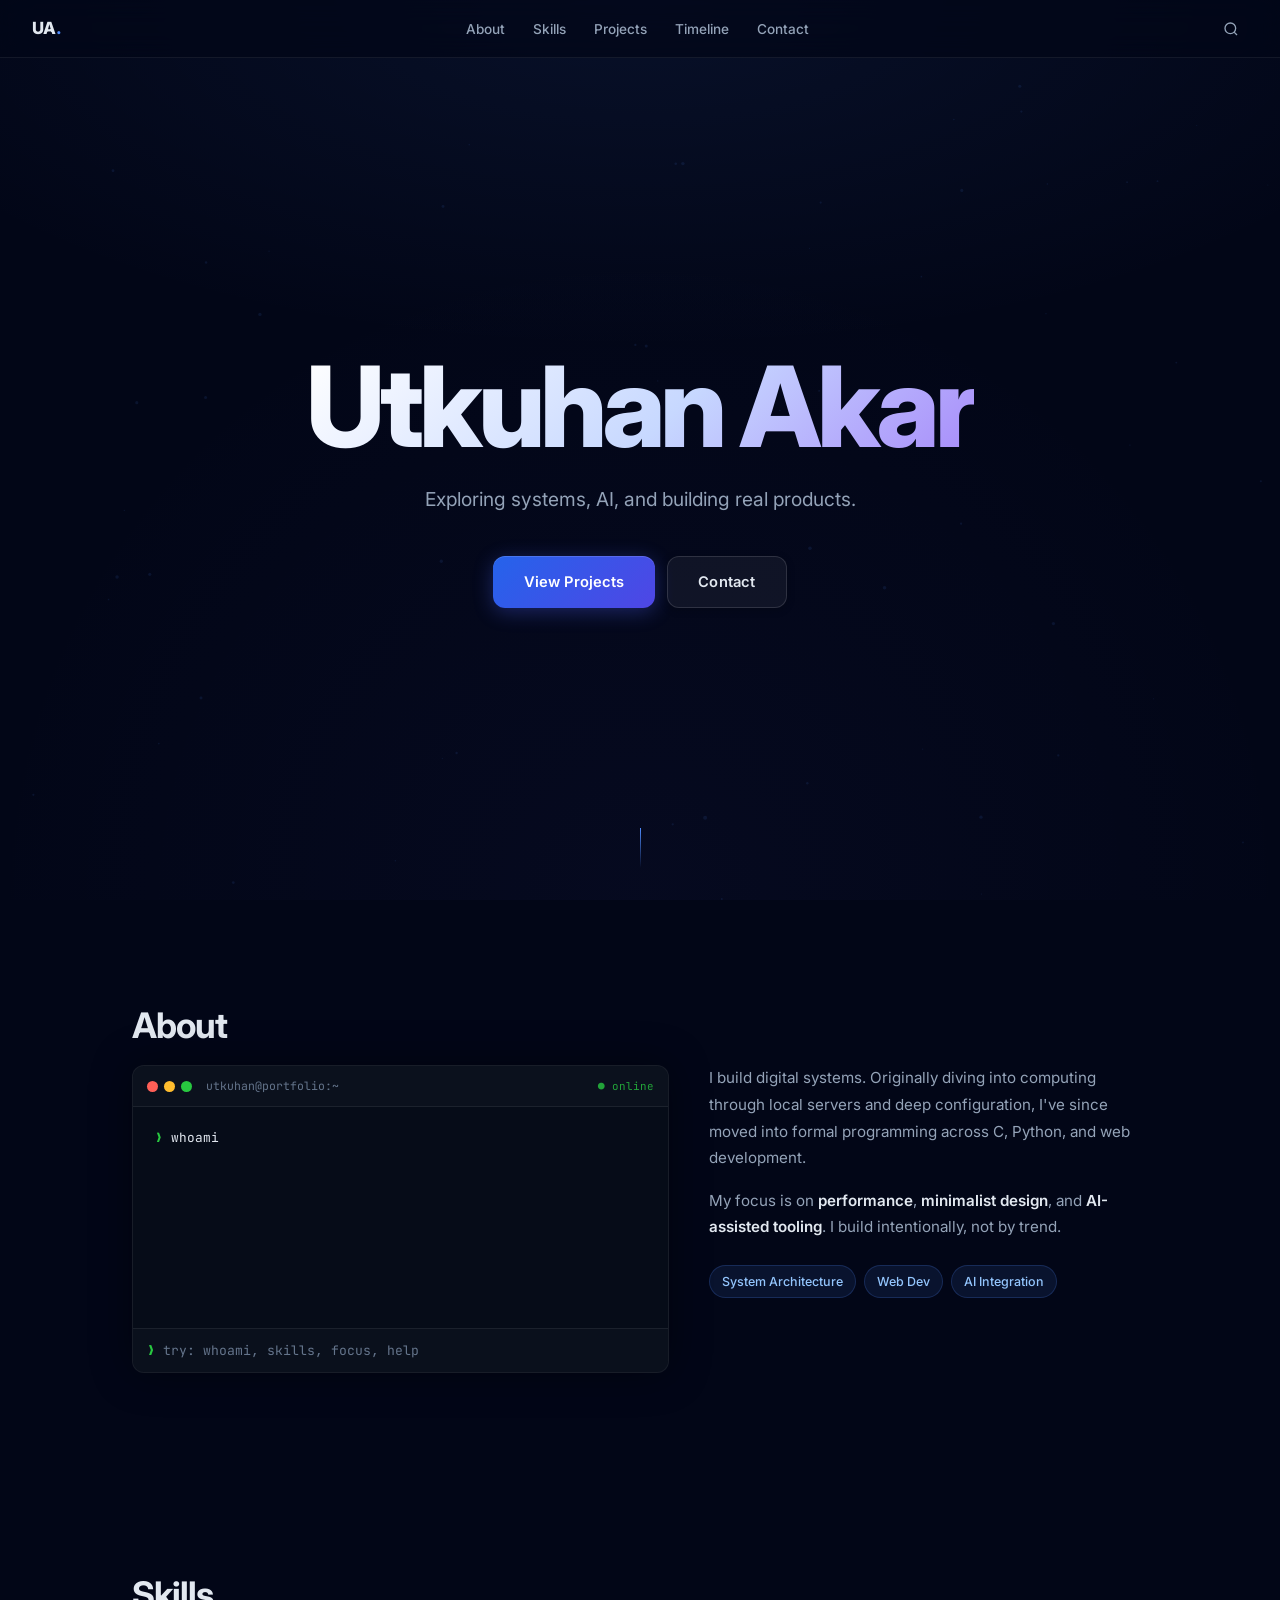
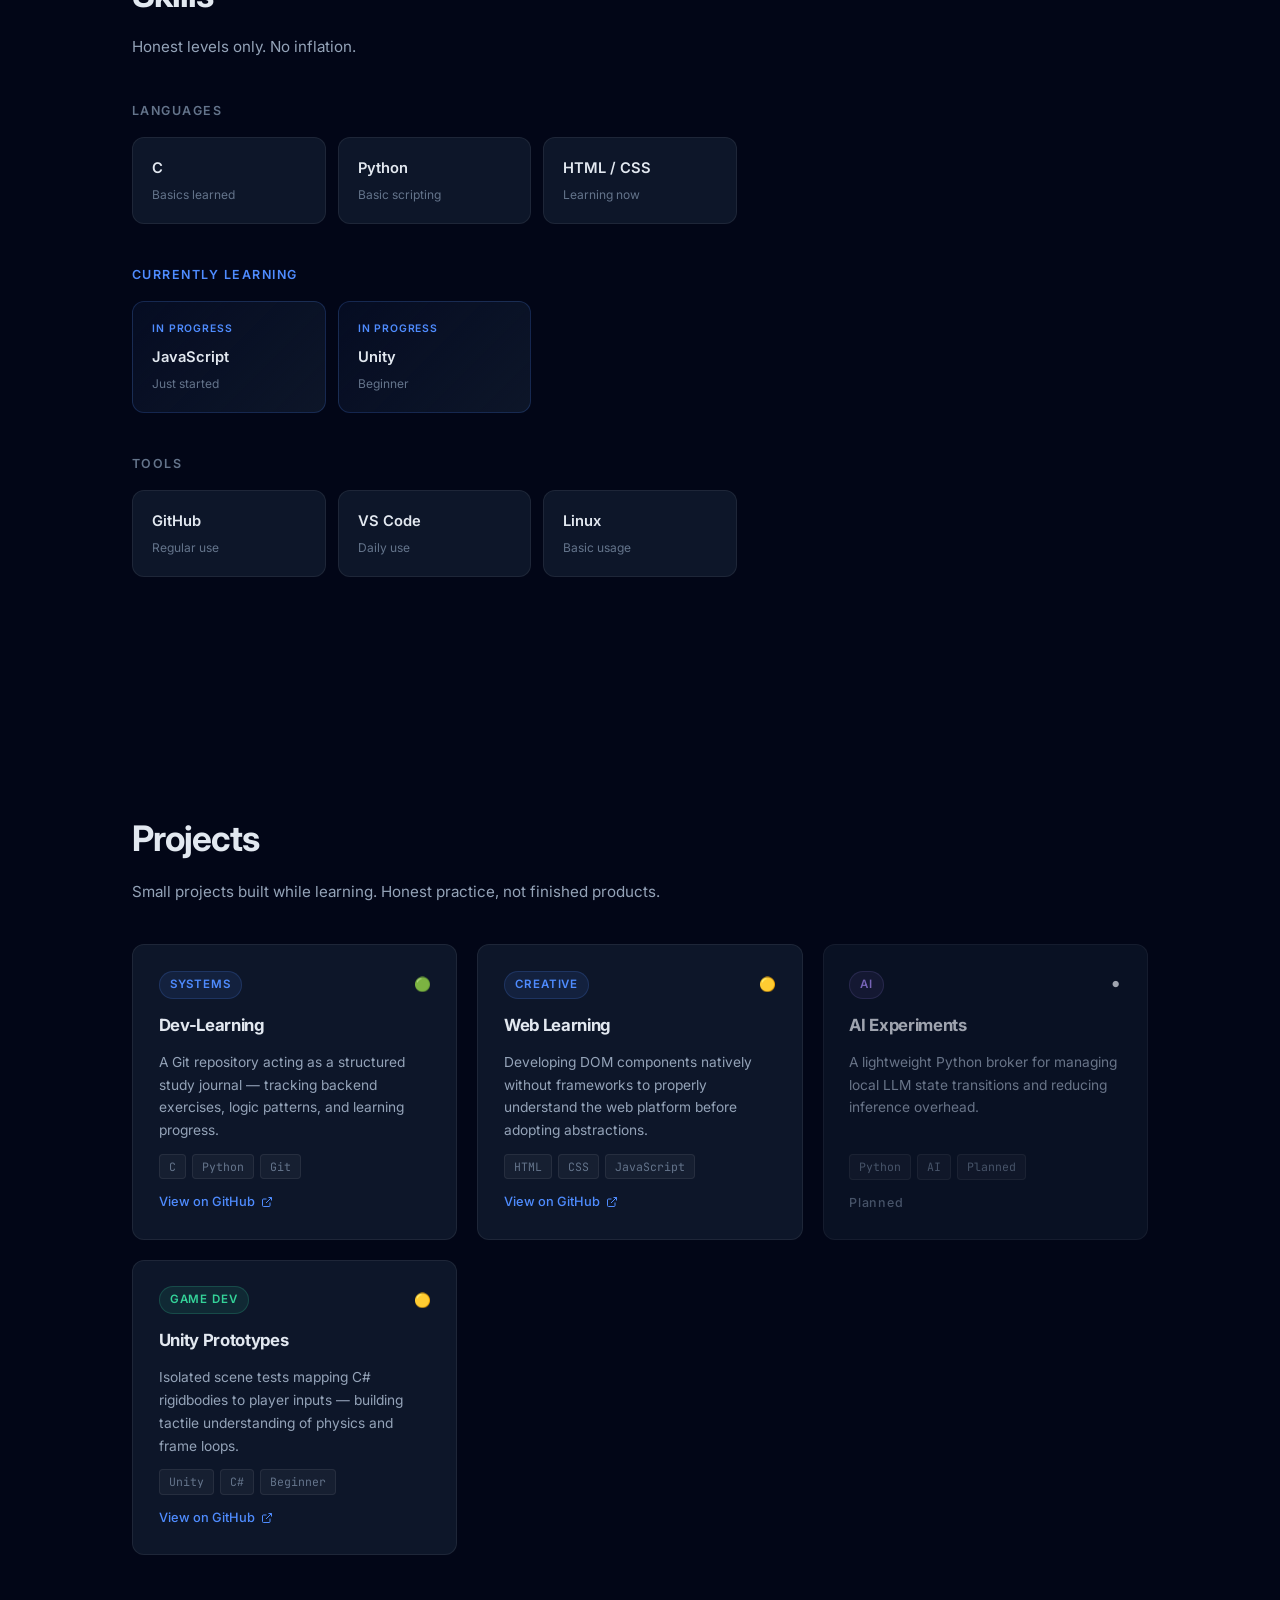
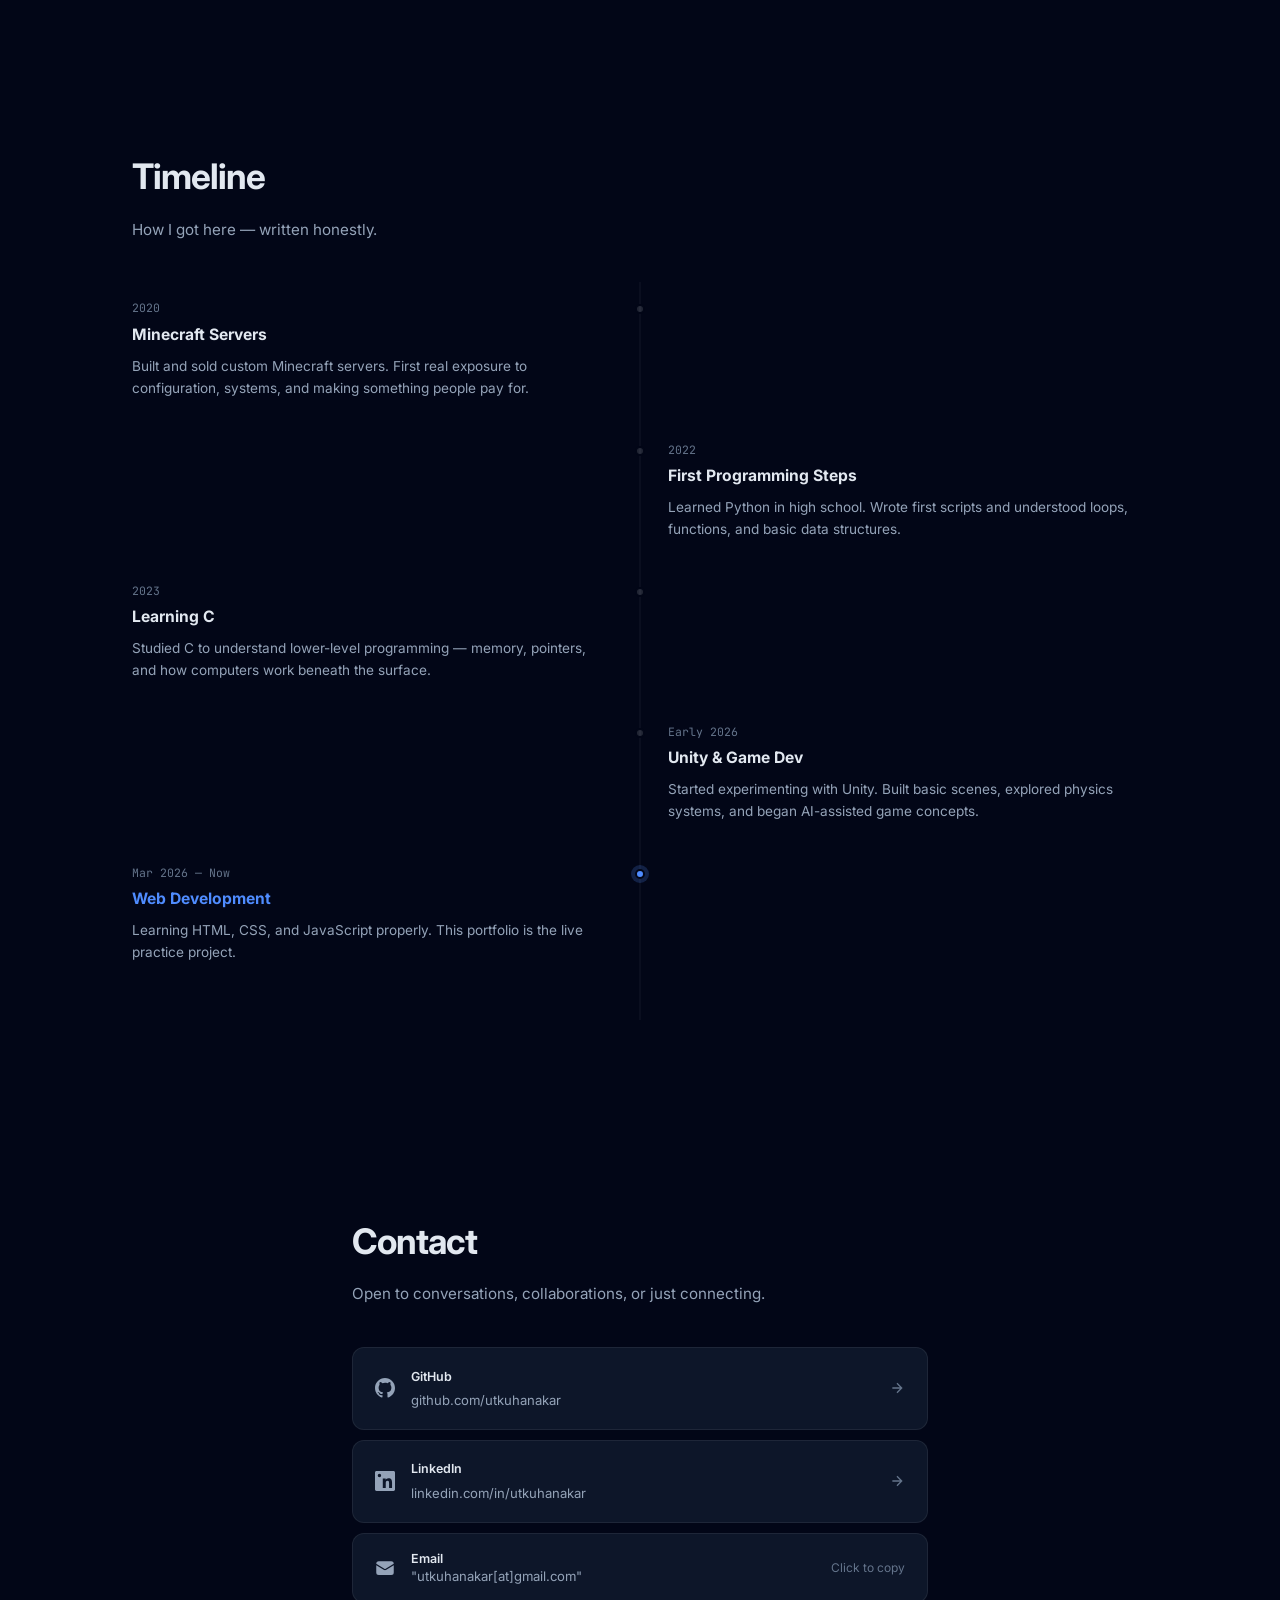
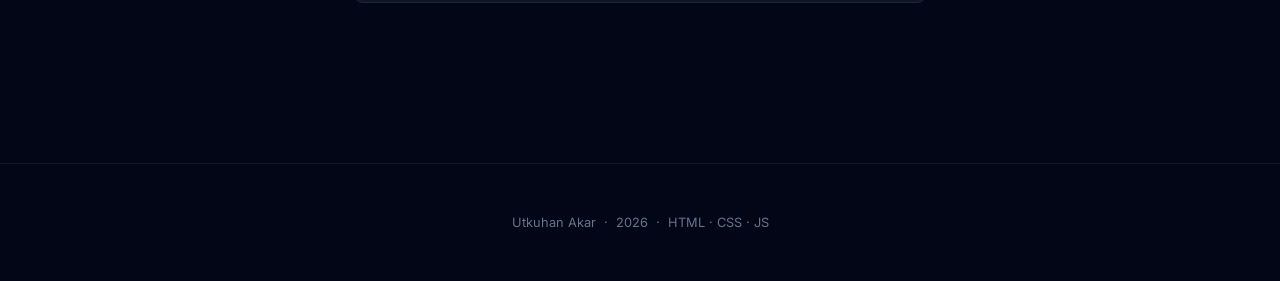
<file: index.html>
<!DOCTYPE html>
<html lang="en" data-theme="dark">
<head>
  <meta charset="UTF-8" />
  <meta name="viewport" content="width=device-width, initial-scale=1.0" />
  <meta name="description" content="Utkuhan Akar — Developer exploring systems, AI, and building real products." />
  <title>Utkuhan Akar | Portfolio</title>
  <link rel="preconnect" href="https://fonts.googleapis.com" />
  <link rel="preconnect" href="https://fonts.gstatic.com" crossorigin />
  <link href="https://fonts.googleapis.com/css2?family=Inter:wght@300;400;500;600;700;800&family=JetBrains+Mono:wght@400;500&display=swap" rel="stylesheet" />
  <link rel="stylesheet" href="style.css" />
</head>
<body>

  <!-- SCROLL PROGRESS -->
  <div id="scroll-progress"></div>

  <!-- NAVIGATION -->
  <nav class="navbar" id="navbar">
    <a href="#hero" class="nav-logo">UA<span class="logo-dot">.</span></a>
    <ul class="nav-links">
      <li><a href="#about"    class="nav-link">About</a></li>
      <li><a href="#skills"   class="nav-link">Skills</a></li>
      <li><a href="#projects" class="nav-link">Projects</a></li>
      <li><a href="#timeline" class="nav-link">Timeline</a></li>
      <li><a href="#contact"  class="nav-link">Contact</a></li>
    </ul>
    <div class="nav-actions">
      <button id="search-btn" class="btn-icon" aria-label="Search (Ctrl+K)">
        <svg width="16" height="16" viewBox="0 0 24 24" fill="none" stroke="currentColor" stroke-width="2"><circle cx="11" cy="11" r="8"/><path d="m21 21-4.35-4.35"/></svg>
      </button>
      <button class="nav-hamburger" id="nav-hamburger" aria-label="Menu">
        <span></span><span></span><span></span>
      </button>
    </div>
  </nav>

  <!-- SEARCH -->
  <div id="terminal-overlay" class="terminal-overlay hidden" role="dialog">
    <div class="terminal-search-box" id="ts-box">
      <div class="ts-header">
        <span class="ts-dot red"></span><span class="ts-dot yellow"></span><span class="ts-dot green"></span>
        <span class="ts-title">search</span>
        <button id="close-terminal" class="ts-close">✕</button>
      </div>
      <div class="ts-body">
        <span class="ts-prompt">❯</span>
        <input type="text" id="terminal-input" class="ts-input" placeholder="type a section..." autocomplete="off" />
      </div>
      <div id="ts-results" class="ts-results"></div>
    </div>
  </div>

  <!-- ═══════════════ HERO ═══════════════ -->
  <section id="hero" class="hero">
    <canvas id="particles-canvas" aria-hidden="true"></canvas>
    <div class="hero-inner">
      <h1 class="hero-name">Utkuhan Akar</h1>
      <p class="hero-sub">Exploring systems, AI, and building real products.</p>
      <div class="hero-btns">
        <a href="#projects" class="btn btn-primary">View Projects</a>
        <a href="#contact"  class="btn btn-ghost">Contact</a>
      </div>
    </div>
    <div class="hero-scroll" aria-hidden="true">
      <div class="scroll-line"></div>
    </div>
  </section>

  <!-- ═══════════════ ABOUT ═══════════════ -->
  <section id="about" class="section-pad reveal">
    <div class="container">
      <h2 class="section-title">About</h2>
      <div class="about-grid">
        <div class="terminal-box" id="main-terminal">
          <div class="terminal-header">
            <div class="terminal-dots">
              <span class="t-dot red"></span>
              <span class="t-dot yellow"></span>
              <span class="t-dot green"></span>
            </div>
            <span class="terminal-label">utkuhan@portfolio:~</span>
            <span class="terminal-status">● online</span>
          </div>
          <div class="terminal-body" id="terminal-body" aria-live="polite"></div>
          <div class="terminal-input-row">
            <span class="ti-prompt">❯</span>
            <input id="terminal-live-input" class="terminal-live-input" type="text"
              placeholder="try: whoami, skills, focus, help"
              autocomplete="off" spellcheck="false" />
          </div>
        </div>
        <div class="about-info">
          <p class="about-desc">I build digital systems. Originally diving into computing through local servers and deep configuration, I've since moved into formal programming across C, Python, and web development.</p>
          <p class="about-desc">My focus is on <strong>performance</strong>, <strong>minimalist design</strong>, and <strong>AI-assisted tooling</strong>. I build intentionally, not by trend.</p>
          <div class="about-chips">
            <span class="chip">System Architecture</span>
            <span class="chip">Web Dev</span>
            <span class="chip">AI Integration</span>
          </div>
        </div>
      </div>
    </div>
  </section>

  <!-- ═══════════════ SKILLS ═══════════════ -->
  <section id="skills" class="section-pad reveal">
    <div class="container">
      <h2 class="section-title">Skills</h2>
      <p class="section-lead">Honest levels only. No inflation.</p>

      <div class="skill-group reveal">
        <h3 class="skill-group-label">Languages</h3>
        <div class="skills-grid">
          <div class="skill-card"><span class="skill-name">C</span><span class="skill-level">Basics learned</span></div>
          <div class="skill-card"><span class="skill-name">Python</span><span class="skill-level">Basic scripting</span></div>
          <div class="skill-card"><span class="skill-name">HTML / CSS</span><span class="skill-level">Learning now</span></div>
        </div>
      </div>

      <div class="skill-group reveal">
        <h3 class="skill-group-label learning-label">Currently Learning</h3>
        <div class="skills-grid">
          <div class="skill-card skill-card--active">
            <span class="skill-badge">In Progress</span>
            <span class="skill-name">JavaScript</span>
            <span class="skill-level">Just started</span>
          </div>
          <div class="skill-card skill-card--active">
            <span class="skill-badge">In Progress</span>
            <span class="skill-name">Unity</span>
            <span class="skill-level">Beginner</span>
          </div>
        </div>
      </div>

      <div class="skill-group reveal">
        <h3 class="skill-group-label">Tools</h3>
        <div class="skills-grid">
          <div class="skill-card"><span class="skill-name">GitHub</span><span class="skill-level">Regular use</span></div>
          <div class="skill-card"><span class="skill-name">VS Code</span><span class="skill-level">Daily use</span></div>
          <div class="skill-card"><span class="skill-name">Linux</span><span class="skill-level">Basic usage</span></div>
        </div>
      </div>
    </div>
  </section>

  <!-- ═══════════════ PROJECTS ═══════════════ -->
  <section id="projects" class="section-pad reveal">
    <div class="container">
      <h2 class="section-title">Projects</h2>
      <p class="section-lead">Small projects built while learning. Honest practice, not finished products.</p>
      <div class="projects-grid">

        <article class="project-card" tabindex="0">
          <div class="project-card-glow"></div>
          <div class="project-header">
            <span class="project-tag">Systems</span>
            <span class="project-status">🟢</span>
          </div>
          <h3 class="project-title">Dev-Learning</h3>
          <p class="project-desc-short">A Git repository acting as a structured study journal — tracking backend exercises, logic patterns, and learning progress.</p>
          <div class="project-tech">
            <span>C</span><span>Python</span><span>Git</span>
          </div>
          <a href="https://github.com/utkuhanakar/dev-learning" target="_blank" rel="noopener" class="project-link">
            View on GitHub
            <svg width="12" height="12" viewBox="0 0 24 24" fill="none" stroke="currentColor" stroke-width="2"><path d="M18 13v6a2 2 0 0 1-2 2H5a2 2 0 0 1-2-2V8a2 2 0 0 1 2-2h6"/><polyline points="15 3 21 3 21 9"/><line x1="10" y1="14" x2="21" y2="3"/></svg>
          </a>
        </article>

        <article class="project-card" tabindex="0">
          <div class="project-card-glow"></div>
          <div class="project-header">
            <span class="project-tag">Creative</span>
            <span class="project-status">🟡</span>
          </div>
          <h3 class="project-title">Web Learning</h3>
          <p class="project-desc-short">Developing DOM components natively without frameworks to properly understand the web platform before adopting abstractions.</p>
          <div class="project-tech">
            <span>HTML</span><span>CSS</span><span>JavaScript</span>
          </div>
          <a href="https://github.com/utkuhanakar/web-learning" target="_blank" rel="noopener" class="project-link">
            View on GitHub
            <svg width="12" height="12" viewBox="0 0 24 24" fill="none" stroke="currentColor" stroke-width="2"><path d="M18 13v6a2 2 0 0 1-2 2H5a2 2 0 0 1-2-2V8a2 2 0 0 1 2-2h6"/><polyline points="15 3 21 3 21 9"/><line x1="10" y1="14" x2="21" y2="3"/></svg>
          </a>
        </article>

        <article class="project-card project-card--dim" tabindex="0">
          <div class="project-card-glow"></div>
          <div class="project-header">
            <span class="project-tag tag--ai">AI</span>
            <span class="project-status">⚫</span>
          </div>
          <h3 class="project-title">AI Experiments</h3>
          <p class="project-desc-short">A lightweight Python broker for managing local LLM state transitions and reducing inference overhead.</p>
          <div class="project-tech">
            <span>Python</span><span>AI</span><span>Planned</span>
          </div>
          <span class="project-planned">Planned</span>
        </article>

        <article class="project-card" tabindex="0">
          <div class="project-card-glow"></div>
          <div class="project-header">
            <span class="project-tag tag--game">Game Dev</span>
            <span class="project-status">🟡</span>
          </div>
          <h3 class="project-title">Unity Prototypes</h3>
          <p class="project-desc-short">Isolated scene tests mapping C# rigidbodies to player inputs — building tactile understanding of physics and frame loops.</p>
          <div class="project-tech">
            <span>Unity</span><span>C#</span><span>Beginner</span>
          </div>
          <a href="https://github.com/utkuhanakar" target="_blank" rel="noopener" class="project-link">
            View on GitHub
            <svg width="12" height="12" viewBox="0 0 24 24" fill="none" stroke="currentColor" stroke-width="2"><path d="M18 13v6a2 2 0 0 1-2 2H5a2 2 0 0 1-2-2V8a2 2 0 0 1 2-2h6"/><polyline points="15 3 21 3 21 9"/><line x1="10" y1="14" x2="21" y2="3"/></svg>
          </a>
        </article>

      </div>
    </div>
  </section>

  <!-- ═══════════════ TIMELINE ═══════════════ -->
  <section id="timeline" class="section-pad reveal">
    <div class="container">
      <h2 class="section-title">Timeline</h2>
      <p class="section-lead">How I got here — written honestly.</p>
      <div class="timeline">

        <div class="tl-item tl-left reveal-tl">
          <div class="tl-dot"></div>
          <div class="tl-content">
            <span class="tl-date">2020</span>
            <h3 class="tl-title">Minecraft Servers</h3>
            <p class="tl-desc">Built and sold custom Minecraft servers. First real exposure to configuration, systems, and making something people pay for.</p>
          </div>
        </div>

        <div class="tl-item tl-right reveal-tl">
          <div class="tl-dot"></div>
          <div class="tl-content">
            <span class="tl-date">2022</span>
            <h3 class="tl-title">First Programming Steps</h3>
            <p class="tl-desc">Learned Python in high school. Wrote first scripts and understood loops, functions, and basic data structures.</p>
          </div>
        </div>

        <div class="tl-item tl-left reveal-tl">
          <div class="tl-dot"></div>
          <div class="tl-content">
            <span class="tl-date">2023</span>
            <h3 class="tl-title">Learning C</h3>
            <p class="tl-desc">Studied C to understand lower-level programming — memory, pointers, and how computers work beneath the surface.</p>
          </div>
        </div>

        <div class="tl-item tl-right reveal-tl">
          <div class="tl-dot"></div>
          <div class="tl-content">
            <span class="tl-date">Early 2026</span>
            <h3 class="tl-title">Unity & Game Dev</h3>
            <p class="tl-desc">Started experimenting with Unity. Built basic scenes, explored physics systems, and began AI-assisted game concepts.</p>
          </div>
        </div>

        <div class="tl-item tl-left reveal-tl">
          <div class="tl-dot tl-dot--now"></div>
          <div class="tl-content tl-content--now">
            <span class="tl-date">Mar 2026 — Now</span>
            <h3 class="tl-title">Web Development</h3>
            <p class="tl-desc">Learning HTML, CSS, and JavaScript properly. This portfolio is the live practice project.</p>
          </div>
        </div>

      </div>
    </div>
  </section>

  <!-- ═══════════════ CONTACT ═══════════════ -->
  <section id="contact" class="section-pad reveal">
    <div class="container contact-container">
      <h2 class="section-title">Contact</h2>
      <p class="section-lead">Open to conversations, collaborations, or just connecting.</p>
      <div class="contact-links">

        <a href="https://github.com/utkuhanakar" target="_blank" rel="noopener" class="contact-card">
          <div class="contact-icon">
            <svg viewBox="0 0 24 24" fill="currentColor"><path d="M12 0C5.374 0 0 5.373 0 12c0 5.302 3.438 9.8 8.207 11.387.599.111.793-.261.793-.577v-2.234c-3.338.726-4.033-1.416-4.033-1.416-.546-1.387-1.333-1.756-1.333-1.756-1.089-.745.083-.729.083-.729 1.205.084 1.839 1.237 1.839 1.237 1.07 1.834 2.807 1.304 3.492.997.107-.775.418-1.305.762-1.604-2.665-.305-5.467-1.334-5.467-5.931 0-1.311.469-2.381 1.236-3.221-.124-.303-.535-1.524.117-3.176 0 0 1.008-.322 3.301 1.23A11.509 11.509 0 0 1 12 5.803c1.02.005 2.047.138 3.006.404 2.291-1.552 3.297-1.23 3.297-1.23.653 1.653.242 2.874.118 3.176.77.84 1.235 1.911 1.235 3.221 0 4.609-2.807 5.624-5.479 5.921.43.372.823 1.102.823 2.222v3.293c0 .319.192.694.801.576C20.566 21.797 24 17.3 24 12c0-6.627-5.373-12-12-12z"/></svg>
          </div>
          <div class="contact-info">
            <span class="contact-label">GitHub</span>
            <span class="contact-value">github.com/utkuhanakar</span>
          </div>
          <svg class="contact-arrow" viewBox="0 0 24 24" fill="none" stroke="currentColor" stroke-width="2"><path d="M5 12h14M12 5l7 7-7 7"/></svg>
        </a>

        <a href="https://linkedin.com/in/utkuhanakar" target="_blank" rel="noopener" class="contact-card">
          <div class="contact-icon">
            <svg viewBox="0 0 24 24" fill="currentColor"><path d="M20.447 20.452h-3.554v-5.569c0-1.328-.027-3.037-1.852-3.037-1.853 0-2.136 1.445-2.136 2.939v5.667H9.351V9h3.414v1.561h.046c.477-.9 1.637-1.85 3.37-1.85 3.601 0 4.267 2.37 4.267 5.455v6.286zM5.337 7.433a2.062 2.062 0 0 1-2.063-2.065 2.064 2.064 0 1 1 2.063 2.065zM3.562 20.452h3.554V9H3.562v11.452zM22.225 0H1.771C.792 0 0 .774 0 1.729v20.542C0 23.227.792 24 1.771 24h20.451C23.2 24 24 23.227 24 22.271V1.729C24 .774 23.2 0 22.222 0h.003z"/></svg>
          </div>
          <div class="contact-info">
            <span class="contact-label">LinkedIn</span>
            <span class="contact-value">linkedin.com/in/utkuhanakar</span>
          </div>
          <svg class="contact-arrow" viewBox="0 0 24 24" fill="none" stroke="currentColor" stroke-width="2"><path d="M5 12h14M12 5l7 7-7 7"/></svg>
        </a>

        <button class="contact-card" id="email-btn" data-email="utkuhanakar[at]gmail.com">
          <div class="contact-icon">
            <svg viewBox="0 0 24 24" fill="currentColor"><path d="M1.5 8.67v8.58a3 3 0 0 0 3 3h15a3 3 0 0 0 3-3V8.67l-8.928 5.493a3 3 0 0 1-3.144 0L1.5 8.67z"/><path d="M22.5 6.908V6.75a3 3 0 0 0-3-3h-15a3 3 0 0 0-3 3v.158l9.714 5.978a1.5 1.5 0 0 0 1.572 0L22.5 6.908z"/></svg>
          </div>
          <div class="contact-info">
            <span class="contact-label">Email</span>
            <span class="contact-value">"utkuhanakar[at]gmail.com"</span>
          </div>
          <span id="copy-hint" class="copy-hint">Click to copy</span>
        </button>

      </div>
    </div>
  </section>

  <!-- FOOTER -->
  <footer class="footer">
    <p>Utkuhan Akar &nbsp;·&nbsp; 2026 &nbsp;·&nbsp; HTML · CSS · JS</p>
  </footer>

  <!-- TOOLTIP -->
  <div id="global-tooltip" class="global-tooltip" aria-hidden="true"></div>

  <script src="script.js"></script>
</body>
</html>
</file>
<file: style.css>
/* ═══════════════════════════════════════════
   UTKUHAN AKAR — PORTFOLIO
   Clean · Premium · Intentional
═══════════════════════════════════════════ */

/* ── TOKENS ── */
:root {
  --font:   'Inter', system-ui, sans-serif;
  --mono:   'JetBrains Mono', 'Fira Code', monospace;

  --bg:     #020617;
  --bg-soft: #0b1220;
  --bg-card: #0d1629;
  --text:   #e2e8f0;
  --muted:  #94a3b8;
  --sub:    #64748b;
  --border: rgba(255,255,255,0.07);
  --border-h: rgba(255,255,255,0.13);
  --accent: #4f8cff;
  --accent2: #818cf8;

  --nav:    58px;
  --r:      12px;
  --r-sm:   8px;
  --ease:   cubic-bezier(0.4, 0, 0.2, 1);
  --t1:     0.15s;
  --t2:     0.25s;
  --t3:     0.5s;
}

[data-theme="light"] {
  --bg:      #f8fafc;
  --bg-soft: #f1f5f9;
  --bg-card: #ffffff;
  --text:    #0f172a;
  --muted:   #475569;
  --sub:     #64748b;
  --border:  rgba(0,0,0,0.08);
  --border-h: rgba(0,0,0,0.14);
  --accent:  #2563eb;
  --accent2: #7c3aed;
}

/* ── RESET ── */
*, *::before, *::after { box-sizing: border-box; margin: 0; padding: 0; }
html { scroll-behavior: smooth; font-size: 16px; overflow-x: hidden; }
body {
  font-family: var(--font);
  background: radial-gradient(ellipse 100% 60% at 50% 0%, rgba(79,140,255,0.08) 0%, transparent 65%),
              radial-gradient(circle at 50% 100%, rgba(99,102,241,0.04) 0%, transparent 60%),
              #020617;
  background-attachment: fixed;
  color: var(--text);
  line-height: 1.7;
  overflow-x: hidden;
  transition: background-color 0.3s, color 0.3s;
  min-height: 100vh;
}
[data-theme="light"] body {
  background: radial-gradient(circle at 50% 0%, #dbeafe 0%, #f8fafc 55%);
  background-attachment: fixed;
}
a { color: inherit; text-decoration: none; }
img, svg { display: block; }
ul { list-style: none; }
button { font-family: inherit; cursor: pointer; background: none; border: none; padding: 0; }
:focus-visible { outline: 2px solid var(--accent); outline-offset: 3px; }
::-webkit-scrollbar { width: 3px; }
::-webkit-scrollbar-track { background: transparent; }
::-webkit-scrollbar-thumb { background: var(--border-h); border-radius: 99px; }


/* ── SCROLL PROGRESS ── */
#scroll-progress {
  position: fixed; top: 0; left: 0; height: 2px; width: 0;
  background: linear-gradient(90deg, var(--accent), var(--accent2));
  z-index: 10000; transition: width 0.1s linear;
  box-shadow: 0 0 8px rgba(79,140,255,0.5);
}

/* ── NAVBAR ── */
.navbar {
  position: fixed; top: 0; left: 0; right: 0;
  height: var(--nav);
  display: flex; align-items: center; justify-content: space-between;
  padding: 0 2rem;
  background: rgba(2,6,23,0.7);
  backdrop-filter: blur(14px);
  -webkit-backdrop-filter: blur(14px);
  border-bottom: 1px solid var(--border);
  z-index: 900;
  transition: background var(--t2), border-color var(--t2);
}
.navbar.scrolled {
  background: rgba(2,6,23,0.92);
  border-color: var(--border-h);
}
[data-theme="light"] .navbar { background: rgba(248,250,252,0.8); border-color: var(--border); }
[data-theme="light"] .navbar.scrolled { background: rgba(248,250,252,0.95); }

.nav-logo {
  font-weight: 800; font-size: 1.05rem; letter-spacing: -0.03em;
  color: var(--text); transition: opacity var(--t1);
}
.nav-logo:hover { opacity: 0.75; }
.logo-dot { color: var(--accent); }

.nav-links {
  display: flex; gap: 0.25rem; align-items: center;
}
.nav-link {
  font-size: 0.85rem; font-weight: 500; color: var(--muted);
  padding: 6px 12px; border-radius: var(--r-sm);
  transition: color var(--t1), background var(--t1);
}
.nav-link:hover, .nav-link.active { color: var(--text); background: var(--border); }

.nav-actions { display: flex; align-items: center; gap: 6px; }
.btn-icon {
  width: 34px; height: 34px; border-radius: var(--r-sm);
  display: flex; align-items: center; justify-content: center;
  color: var(--muted); transition: color var(--t1), background var(--t1);
}
.btn-icon:hover { color: var(--text); background: var(--border); }

/* Hamburger */
.nav-hamburger { display: none; flex-direction: column; gap: 5px; padding: 4px; }
.nav-hamburger span {
  width: 20px; height: 2px; background: var(--muted); border-radius: 99px;
  transition: all var(--t2);
}
@media (max-width: 680px) {
  .nav-links { display: none; }
  .nav-hamburger { display: flex; }
  .nav-links.open {
    display: flex; flex-direction: column; position: fixed;
    top: var(--nav); left: 0; right: 0;
    background: rgba(2,6,23,0.97);
    backdrop-filter: blur(20px);
    padding: 1.5rem;
    border-bottom: 1px solid var(--border);
    gap: 4px;
  }
  .nav-link { width: 100%; text-align: left; font-size: 1rem; padding: 10px 14px; }
}


/* ── HERO ── */
.hero {
  position: relative;
  min-height: 100dvh;
  display: flex;
  align-items: center;
  justify-content: center;
  text-align: center;
  overflow: hidden;
  padding: var(--nav) 24px 0;
}

#particles-canvas {
  position: absolute; inset: 0;
  width: 100%; height: 100%;
  z-index: 0; pointer-events: none;
  opacity: 0.18;
}

.hero-inner {
  position: relative; z-index: 1;
  display: flex; flex-direction: column;
  align-items: center;
  max-width: 760px;
}

.hero-name {
  font-size: clamp(3.2rem, 9vw, 7rem);
  font-weight: 800;
  letter-spacing: -0.045em;
  line-height: 1.0;
  margin-bottom: 1.4rem;
  background: linear-gradient(135deg, #ffffff 0%, #c7d8ff 55%, #a78bfa 100%);
  -webkit-background-clip: text;
  -webkit-text-fill-color: transparent;
  background-clip: text;
  opacity: 0;
  animation: heroFadeUp 0.7s 0.3s var(--ease) forwards;
}
[data-theme="light"] .hero-name {
  background: none;
  -webkit-text-fill-color: #0f172a;
}

.hero-sub {
  font-size: clamp(1rem, 2.4vw, 1.2rem);
  color: var(--muted);
  line-height: 1.65;
  max-width: 520px;
  margin-bottom: 2.5rem;
  opacity: 0;
  animation: heroFadeUp 0.7s 0.55s var(--ease) forwards;
}

.hero-btns {
  display: flex;
  gap: 12px;
  flex-wrap: wrap;
  justify-content: center;
  opacity: 0;
  animation: heroFadeUp 0.7s 0.75s var(--ease) forwards;
}

.hero-scroll {
  position: absolute; bottom: 2rem; left: 50%;
  transform: translateX(-50%);
  display: flex; flex-direction: column; align-items: center;
  opacity: 0;
  animation: heroFadeUp 0.7s 1.2s var(--ease) forwards;
  z-index: 1;
}
.scroll-line {
  width: 1px; height: 40px;
  background: linear-gradient(to bottom, var(--accent), transparent);
  animation: scrollPulse 2.2s ease-in-out infinite;
}
@keyframes scrollPulse {
  0%, 100% { opacity: 0.3; transform: scaleY(1); }
  50%       { opacity: 1;   transform: scaleY(0.7); }
}
@keyframes heroFadeUp {
  from { opacity: 0; transform: translateY(20px); }
  to   { opacity: 1; transform: translateY(0); }
}


/* ── BUTTONS ── */
.btn {
  display: inline-flex; align-items: center; gap: 8px;
  padding: 0.78rem 1.9rem;
  border-radius: var(--r);
  font-size: 0.92rem;
  font-weight: 600;
  letter-spacing: 0.01em;
  border: none;
  cursor: pointer;
  transition: transform var(--t1) var(--ease),
              box-shadow var(--t1) var(--ease),
              filter var(--t1);
  text-decoration: none;
  white-space: nowrap;
}

.btn-primary {
  background: linear-gradient(135deg, #2563eb 0%, #4f46e5 100%);
  color: #fff !important;
  box-shadow: 0 4px 20px rgba(79,100,255,0.32),
              inset 0 1px 0 rgba(255,255,255,0.14);
}
.btn-primary:hover {
  transform: translateY(-2px);
  box-shadow: 0 8px 32px rgba(79,100,255,0.48),
              inset 0 1px 0 rgba(255,255,255,0.18);
  filter: brightness(1.07);
}
.btn-primary:active { transform: scale(0.97); }

.btn-ghost {
  background: rgba(255,255,255,0.05);
  color: var(--text) !important;
  border: 1px solid var(--border-h);
  box-shadow: 0 2px 8px rgba(0,0,0,0.2);
}
.btn-ghost:hover {
  background: rgba(255,255,255,0.09);
  border-color: rgba(255,255,255,0.22);
  transform: translateY(-2px);
}
.btn-ghost:active { transform: scale(0.97); }
[data-theme="light"] .btn-ghost {
  background: rgba(0,0,0,0.04);
  border-color: rgba(0,0,0,0.13);
  color: #0f172a !important;
}
[data-theme="light"] .btn-ghost:hover { background: rgba(0,0,0,0.08); }


/* ── SECTIONS ── */
.section-pad { padding: 6rem 0; }
.container { max-width: 1080px; margin: 0 auto; padding: 0 2rem; }

.section-title {
  font-size: clamp(1.6rem, 3.5vw, 2.2rem);
  font-weight: 700;
  letter-spacing: -0.03em;
  margin-bottom: 0.6rem;
  color: var(--text);
}
.section-lead {
  font-size: 0.95rem;
  color: var(--muted);
  margin-bottom: 2.5rem;
  max-width: 540px;
}

/* Reveal */
.reveal {
  opacity: 0;
  transform: translateY(28px);
  transition: opacity var(--t3) var(--ease), transform var(--t3) var(--ease);
}
.reveal.visible { opacity: 1; transform: translateY(0); }


/* ── ABOUT ── */
.about-grid {
  display: grid;
  grid-template-columns: 1.1fr 0.9fr;
  gap: 2.5rem;
  align-items: start;
}
@media (max-width: 820px) { .about-grid { grid-template-columns: 1fr; } }

.terminal-box {
  background: #060c18;
  border: 1px solid var(--border);
  border-radius: var(--r);
  overflow: hidden;
  box-shadow: 0 0 40px rgba(0,0,0,0.4);
  transition: border-color var(--t2);
}
.terminal-box:hover { border-color: rgba(79,140,255,0.18); }
.terminal-header {
  display: flex; align-items: center; gap: 6px;
  padding: 10px 14px;
  background: rgba(255,255,255,0.02);
  border-bottom: 1px solid var(--border);
}
.terminal-dots { display: flex; gap: 6px; }
.t-dot { width: 11px; height: 11px; border-radius: 50%; }
.t-dot.red    { background: #ff5f57; }
.t-dot.yellow { background: #febc2e; }
.t-dot.green  { background: #28c840; }
.terminal-label { font-family: var(--mono); font-size: 0.72rem; color: var(--sub); margin-left: 8px; flex: 1; }
.terminal-status { font-family: var(--mono); font-size: 0.68rem; color: #28c840; opacity: 0.8; }
.terminal-body {
  padding: 1.2rem 1.4rem;
  font-family: var(--mono); font-size: 0.8rem; line-height: 1.9;
  min-height: 220px; max-height: 320px; overflow-y: auto;
  color: #e2e8f0;
}
.t-line   { display: flex; gap: 8px; }
.t-output { display: flex; gap: 10px; }
.t-prompt-green { color: #28c840; flex-shrink: 0; }
.t-cmd    { color: #e2e8f0; }
.t-key    { color: #60a5fa; flex-shrink: 0; min-width: 70px; }
.t-val    { color: #c4b5fd; }
.t-info   { color: #94a3b8; }
.t-list   { color: #e2e8f0; margin-left: 6px; }
.t-err    { color: #f87171; }
.terminal-input-row {
  display: flex; align-items: center; gap: 8px;
  padding: 10px 14px;
  border-top: 1px solid var(--border);
  background: rgba(255,255,255,0.015);
}
.ti-prompt { font-family: var(--mono); color: #28c840; font-size: 0.85rem; }
.terminal-live-input {
  flex: 1; background: none; border: none; outline: none;
  font-family: var(--mono); font-size: 0.82rem;
  color: #e2e8f0; caret-color: var(--accent);
}
.terminal-live-input::placeholder { color: var(--sub); }

.about-info { display: flex; flex-direction: column; gap: 1rem; }
.about-desc { font-size: 0.95rem; color: var(--muted); line-height: 1.75; }
.about-desc strong { color: var(--text); font-weight: 600; }
.about-chips { display: flex; flex-wrap: wrap; gap: 8px; margin-top: 0.5rem; }
.chip {
  font-size: 0.78rem; font-weight: 500;
  padding: 5px 12px; border-radius: 99px;
  background: rgba(79,140,255,0.1);
  color: #93c5fd;
  border: 1px solid rgba(79,140,255,0.2);
}
[data-theme="light"] .chip { background: #dbeafe; color: #1d4ed8; border-color: #bfdbfe; }


/* ── SKILLS ── */
.skill-group { margin-bottom: 2.5rem; }
.skill-group-label {
  font-size: 0.78rem; font-weight: 600; letter-spacing: 0.12em;
  text-transform: uppercase; color: var(--sub);
  margin-bottom: 1rem;
}
.learning-label { color: var(--accent); }
.skills-grid { display: grid; grid-template-columns: repeat(auto-fill, minmax(160px, 1fr)); gap: 12px; }
.skill-card {
  position: relative;
  background: var(--bg-card);
  border: 1px solid var(--border);
  border-radius: var(--r);
  padding: 1.1rem 1.2rem;
  display: flex; flex-direction: column; gap: 4px;
  transition: border-color var(--t2), transform var(--t2), box-shadow var(--t2);
}
.skill-card:hover {
  border-color: var(--border-h);
  transform: translateY(-2px);
  box-shadow: 0 8px 30px rgba(0,0,0,0.25);
}
.skill-card--active {
  border-color: rgba(79,140,255,0.2);
  background: linear-gradient(135deg, rgba(79,140,255,0.05) 0%, var(--bg-card) 100%);
}
.skill-name { font-size: 0.92rem; font-weight: 600; color: var(--text); }
.skill-level { font-size: 0.75rem; color: var(--sub); }
.skill-badge {
  font-size: 0.65rem; font-weight: 600; letter-spacing: 0.08em;
  text-transform: uppercase; color: var(--accent);
  margin-bottom: 4px;
}


/* ── PROJECTS ── */
.projects-grid {
  display: grid;
  grid-template-columns: repeat(auto-fill, minmax(300px, 1fr));
  gap: 20px;
}
.project-card {
  position: relative;
  background: var(--bg-card);
  border: 1px solid var(--border);
  border-radius: var(--r);
  padding: 1.6rem;
  display: flex; flex-direction: column; gap: 12px;
  overflow: hidden;
  transition: border-color var(--t2), transform var(--t2), box-shadow var(--t2);
  cursor: default;
}
.project-card:hover {
  border-color: var(--border-h);
  transform: translateY(-4px);
  box-shadow: 0 16px 48px rgba(0,0,0,0.3);
}
.project-card--dim { opacity: 0.7; }

.project-card-glow {
  position: absolute; inset: -1px;
  background: radial-gradient(400px circle at var(--mouse-x, 50%) var(--mouse-y, 0%), rgba(79,140,255,0.06), transparent 60%);
  pointer-events: none; z-index: 0; border-radius: inherit;
  opacity: 0; transition: opacity var(--t2);
}
.project-card:hover .project-card-glow { opacity: 1; }

.project-header {
  display: flex; align-items: center; justify-content: space-between;
  position: relative; z-index: 1;
}
.project-tag {
  font-size: 0.72rem; font-weight: 600; letter-spacing: 0.08em;
  text-transform: uppercase; color: var(--accent);
  background: rgba(79,140,255,0.1); border: 1px solid rgba(79,140,255,0.18);
  padding: 3px 10px; border-radius: 99px;
}
.tag--ai   { color: #a78bfa; background: rgba(167,139,250,0.1); border-color: rgba(167,139,250,0.2); }
.tag--game { color: #34d399; background: rgba(52,211,153,0.1);  border-color: rgba(52,211,153,0.2); }
.project-status { font-size: 0.85rem; }

.project-title {
  font-size: 1.05rem; font-weight: 700;
  color: var(--text); letter-spacing: -0.02em;
  position: relative; z-index: 1;
}
.project-desc-short {
  font-size: 0.86rem; color: var(--muted); line-height: 1.65;
  position: relative; z-index: 1;
  flex: 1;
}
.project-tech {
  display: flex; flex-wrap: wrap; gap: 6px;
  position: relative; z-index: 1;
}
.project-tech span {
  font-size: 0.72rem; font-family: var(--mono);
  color: var(--sub);
  background: rgba(255,255,255,0.04);
  border: 1px solid var(--border);
  padding: 2px 9px; border-radius: 4px;
}
.project-link {
  display: inline-flex; align-items: center; gap: 6px;
  font-size: 0.8rem; font-weight: 500;
  color: var(--accent);
  position: relative; z-index: 1;
  transition: gap var(--t1);
}
.project-link:hover { gap: 9px; }
.project-planned {
  font-size: 0.78rem; font-weight: 500;
  color: var(--sub); letter-spacing: 0.06em;
}


/* ── TIMELINE ── */
.timeline { position: relative; padding: 1rem 0; }
.timeline::before {
  content: ''; position: absolute; left: 50%; top: 0; bottom: 0;
  width: 1px; background: var(--border);
  transform: translateX(-50%);
}
@media (max-width: 640px) {
  .timeline::before { left: 16px; }
}

.tl-item {
  position: relative;
  width: calc(50% - 28px);
  margin-bottom: 2.5rem;
  opacity: 0; transform: translateY(16px);
  transition: opacity var(--t3) var(--ease), transform var(--t3) var(--ease);
}
.tl-item.visible { opacity: 1; transform: translateY(0); }

.tl-left  { margin-left: 0; }
.tl-right { margin-left: calc(50% + 28px); }

.tl-dot {
  position: absolute;
  width: 10px; height: 10px;
  background: var(--border-h);
  border: 2px solid var(--bg);
  border-radius: 50%;
  top: 6px;
}
.tl-left  .tl-dot { right: -33px; }
.tl-right .tl-dot { left: -33px; }
.tl-dot--now {
  background: var(--accent);
  box-shadow: 0 0 0 4px rgba(79,140,255,0.2);
}

.tl-content { padding: 0; }
.tl-content--now .tl-title { color: var(--accent); }
.tl-date { font-family: var(--mono); font-size: 0.72rem; color: var(--sub); display: block; margin-bottom: 4px; }
.tl-title { font-size: 0.98rem; font-weight: 700; color: var(--text); margin-bottom: 6px; }
.tl-desc  { font-size: 0.85rem; color: var(--muted); line-height: 1.65; }

@media (max-width: 640px) {
  .tl-item { width: calc(100% - 40px); margin-left: 40px !important; }
  .tl-left .tl-dot, .tl-right .tl-dot { left: -32px; right: auto; }
  .timeline::before { left: 16px; }
}


/* ── CONTACT ── */
.contact-container { max-width: 640px; }
.contact-links { display: flex; flex-direction: column; gap: 10px; }
.contact-card {
  display: flex; align-items: center; gap: 1rem;
  background: var(--bg-card);
  border: 1px solid var(--border);
  border-radius: var(--r);
  padding: 1.1rem 1.4rem;
  transition: border-color var(--t2), transform var(--t2), box-shadow var(--t2);
  cursor: pointer; text-align: left; width: 100%;
  color: inherit;
}
.contact-card:hover {
  border-color: var(--border-h);
  transform: translateY(-2px);
  box-shadow: 0 10px 30px rgba(0,0,0,0.2);
}
.contact-icon { width: 20px; height: 20px; color: var(--muted); flex-shrink: 0; }
.contact-icon svg { width: 100%; height: 100%; }
.contact-info { flex: 1; display: flex; flex-direction: column; gap: 2px; }
.contact-label { font-size: 0.78rem; font-weight: 600; color: var(--text); }
.contact-value { font-size: 0.82rem; color: var(--muted); }
.contact-arrow { width: 16px; height: 16px; color: var(--sub); flex-shrink: 0; transition: transform var(--t1); }
.contact-card:hover .contact-arrow { transform: translateX(4px); }
.copy-hint { font-size: 0.75rem; color: var(--sub); white-space: nowrap; }


/* ── FOOTER ── */
.footer {
  text-align: center;
  padding: 3rem 2rem;
  font-size: 0.8rem;
  color: var(--sub);
  border-top: 1px solid var(--border);
  margin-top: 4rem;
}


/* ── SEARCH MODAL ── */
.terminal-overlay {
  position: fixed; inset: 0; z-index: 9999;
  background: rgba(0,0,0,0.6);
  backdrop-filter: blur(6px);
  display: flex; align-items: center; justify-content: center;
  padding: 1rem;
}
.terminal-overlay.hidden { display: none; }
.terminal-search-box {
  background: #080f1e;
  border: 1px solid var(--border-h);
  border-radius: var(--r);
  width: 100%; max-width: 500px;
  box-shadow: 0 24px 64px rgba(0,0,0,0.6);
}
.ts-header {
  display: flex; align-items: center; gap: 6px;
  padding: 10px 14px; border-bottom: 1px solid var(--border);
}
.ts-dot { width: 10px; height: 10px; border-radius: 50%; }
.ts-dot.red    { background: #ff5f57; }
.ts-dot.yellow { background: #febc2e; }
.ts-dot.green  { background: #28c840; }
.ts-title { font-family: var(--mono); font-size: 0.72rem; color: var(--sub); margin-left: 8px; flex: 1; }
.ts-close { font-size: 0.9rem; color: var(--sub); transition: color var(--t1); }
.ts-close:hover { color: var(--text); }
.ts-body { display: flex; align-items: center; gap: 8px; padding: 12px 14px; }
.ts-prompt { font-family: var(--mono); color: #28c840; }
.ts-input {
  flex: 1; background: none; border: none; outline: none;
  font-family: var(--mono); font-size: 0.9rem; color: #e2e8f0;
  caret-color: var(--accent);
}
.ts-results { padding: 8px 0; max-height: 280px; overflow-y: auto; }
.ts-result-item {
  display: flex; align-items: center; gap: 12px;
  padding: 10px 16px; font-size: 0.88rem; color: var(--muted);
  cursor: pointer; transition: background var(--t1), color var(--t1);
}
.ts-result-item:hover, .ts-result-item.active {
  background: rgba(79,140,255,0.08); color: var(--text);
}


/* ── GLOBAL TOOLTIP ── */
.global-tooltip {
  position: fixed; z-index: 99999;
  background: var(--text); color: var(--bg);
  font-family: var(--mono); font-size: 11px; font-weight: 600;
  padding: 4px 9px; border-radius: 5px;
  pointer-events: none; opacity: 0;
  transform: translate(-50%, -130%);
  transition: opacity 0.12s;
  white-space: nowrap;
}
.global-tooltip.active { opacity: 1; }
</file>
